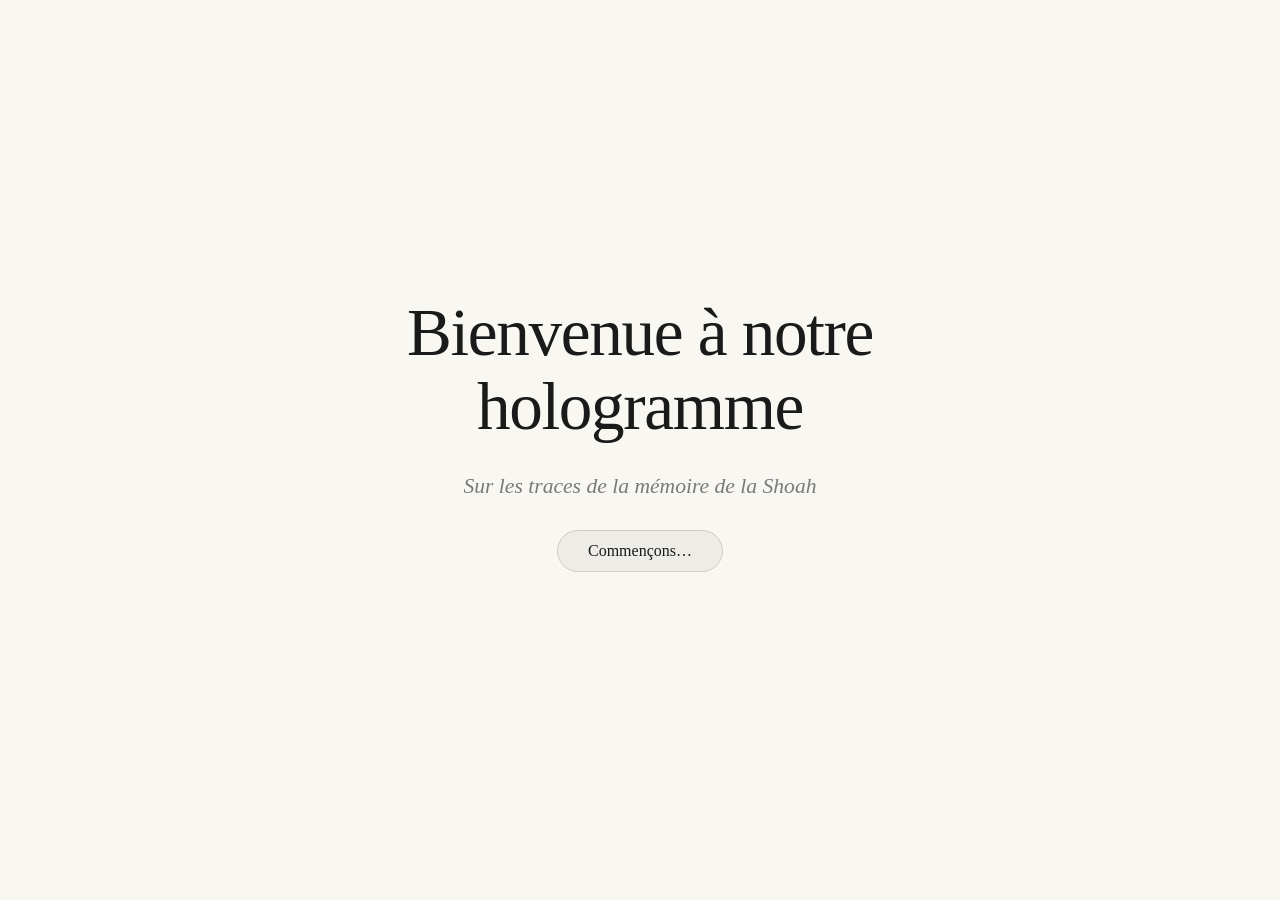
<file: index.html>
<!DOCTYPE html>
<html lang="en">
<head>
  <meta charset="UTF-8">
  <meta name="viewport" content="width=device-width, initial-scale=1.0">
  <title>Bienvenue — Hologramme</title>
  <link rel="stylesheet" href="style.css">
</head>
<body>
  
  
  <main class="page">
    <div class="centered">
      <h1>Bienvenue à notre hologramme</h1>
      <p class="subtitle">Sur les traces de la mémoire de la Shoah</p>
      <a href="witold.html" class="btn">Commençons…</a>
    </div>
  </main>
</body>
</html>
</file>
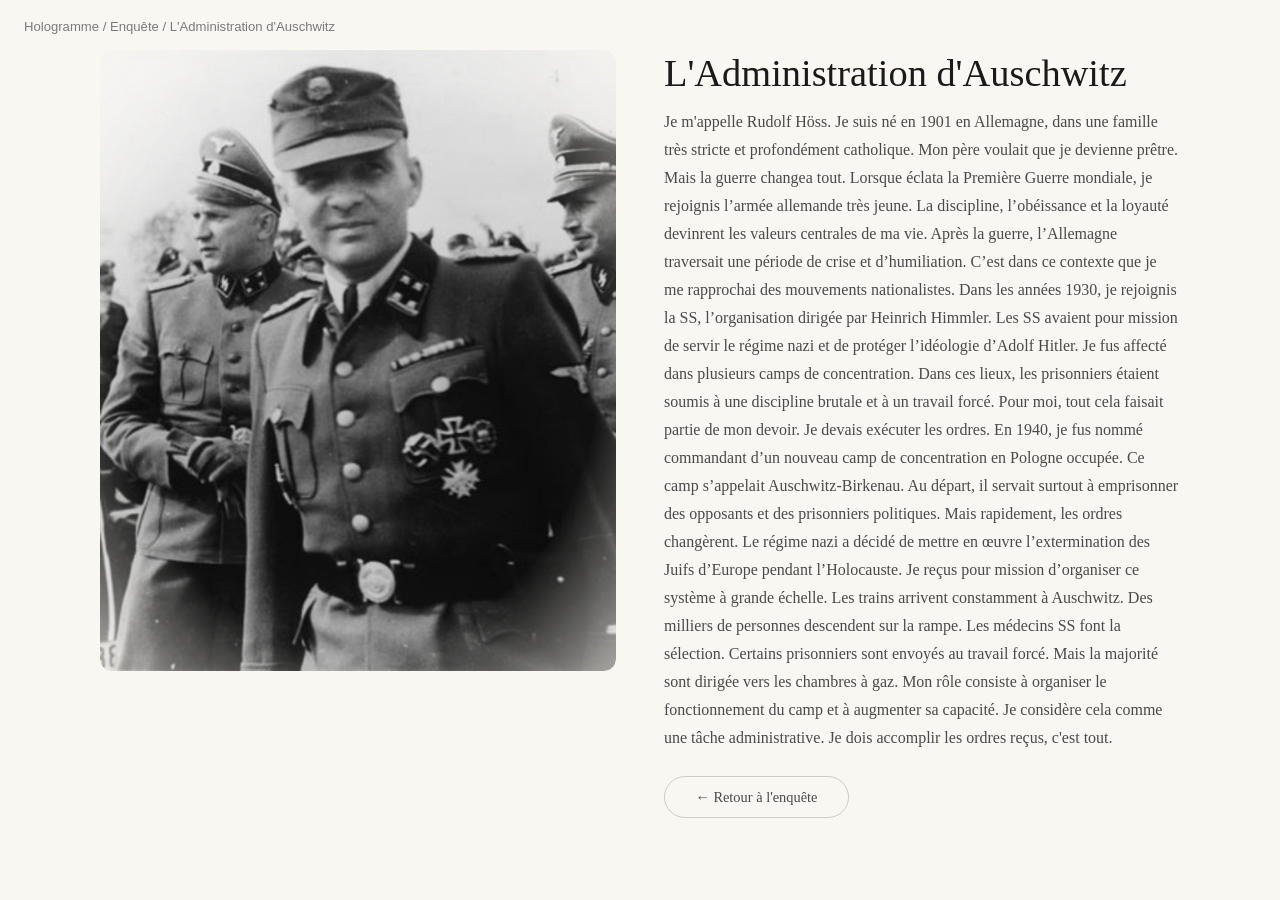
<file: administration.html>
<!DOCTYPE html>
<html lang="en">
<head>
  <meta charset="UTF-8">
  <meta name="viewport" content="width=device-width, initial-scale=1.0">
  <title>L'Administration d'Auschwitz — Hologramme</title>
  <link rel="stylesheet" href="style.css">
</head>
<body>
  <nav class="breadcrumb"><a href="index.html">Hologramme</a> / <a href="investigate.html">Enquête</a> / L'Administration d'Auschwitz</nav>
  
  <main class="page">
    <div class="two-col">
      <div>
        <img src="hoss.jpg" alt="Rudolf Höss" class="portrait">
      </div>
      <div>
        <h2>L'Administration d'Auschwitz</h2>
        <p>
          Je m'appelle Rudolf Höss.
          Je suis né en 1901 en Allemagne, dans une famille très stricte et profondément catholique.
          Mon père voulait que je devienne prêtre.
          Mais la guerre changea tout.
          Lorsque éclata la Première Guerre mondiale, je rejoignis l’armée allemande très jeune.
          La discipline, l’obéissance et la loyauté devinrent les valeurs centrales de ma vie.
          Après la guerre, l’Allemagne traversait une période de crise et d’humiliation.
          C’est dans ce contexte que je me rapprochai des mouvements nationalistes.
          
          Dans les années 1930, je rejoignis la SS, l’organisation dirigée par Heinrich Himmler.
          Les SS avaient pour mission de servir le régime nazi et de protéger l’idéologie d’Adolf Hitler.
          Je fus affecté dans plusieurs camps de concentration.
          Dans ces lieux, les prisonniers étaient soumis à une discipline brutale et à un travail forcé.
          Pour moi, tout cela faisait partie de mon devoir.
          Je devais exécuter les ordres.
          
          En 1940, je fus nommé commandant d’un nouveau camp de concentration en Pologne occupée.
          Ce camp s’appelait Auschwitz-Birkenau.
          Au départ, il servait surtout à emprisonner des opposants et des prisonniers politiques.
          Mais rapidement, les ordres changèrent.
          Le régime nazi a décidé de mettre en œuvre l’extermination des Juifs d’Europe pendant l’Holocauste.
          Je reçus pour mission d’organiser ce système à grande échelle.
          
          Les trains arrivent constamment à Auschwitz.
          Des milliers de personnes descendent sur la rampe.
          Les médecins SS font la sélection.
          Certains prisonniers sont envoyés au travail forcé.
          Mais la majorité sont dirigée vers les chambres à gaz.
          Mon rôle consiste à organiser le fonctionnement du camp et à augmenter sa capacité.
          Je considère cela comme une tâche administrative.
          Je dois accomplir les ordres reçus, c'est tout.
          </p>
        <a href="investigate.html" class="btn btn-back" style="margin-top:1.5rem">← Retour à l'enquête</a>
      </div>
    </div>
  </main>
</body>
</html>
</file>
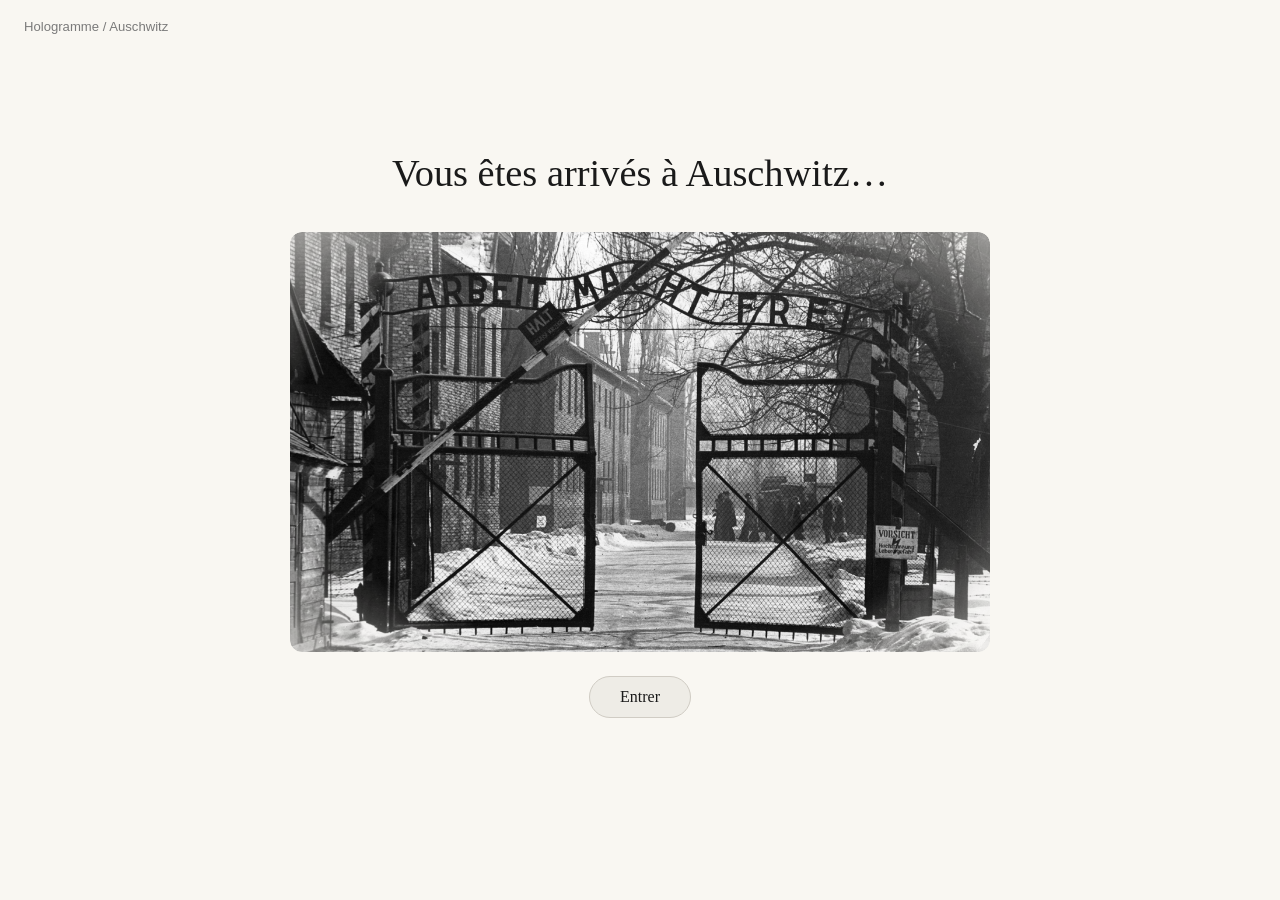
<file: auschwitz.html>
<!DOCTYPE html>
<html lang="en">

<head>
  <meta charset="UTF-8">
  <meta name="viewport" content="width=device-width, initial-scale=1.0">
  <title>Auschwitz — Hologramme</title>
  <link rel="stylesheet" href="style.css">
</head>

<body>
  <nav class="breadcrumb"><a href="index.html">Hologramme</a> / Auschwitz</nav>

  <main class="page">
    <div class="centered">
      <h2>Vous êtes arrivés à Auschwitz…</h2>
      <img src="gates.png" alt="Auschwitz gates" class="gates">
      <a href="investigate.html" class="btn">Entrer</a>
    </div>
  </main>
</body>

</html>
</file>
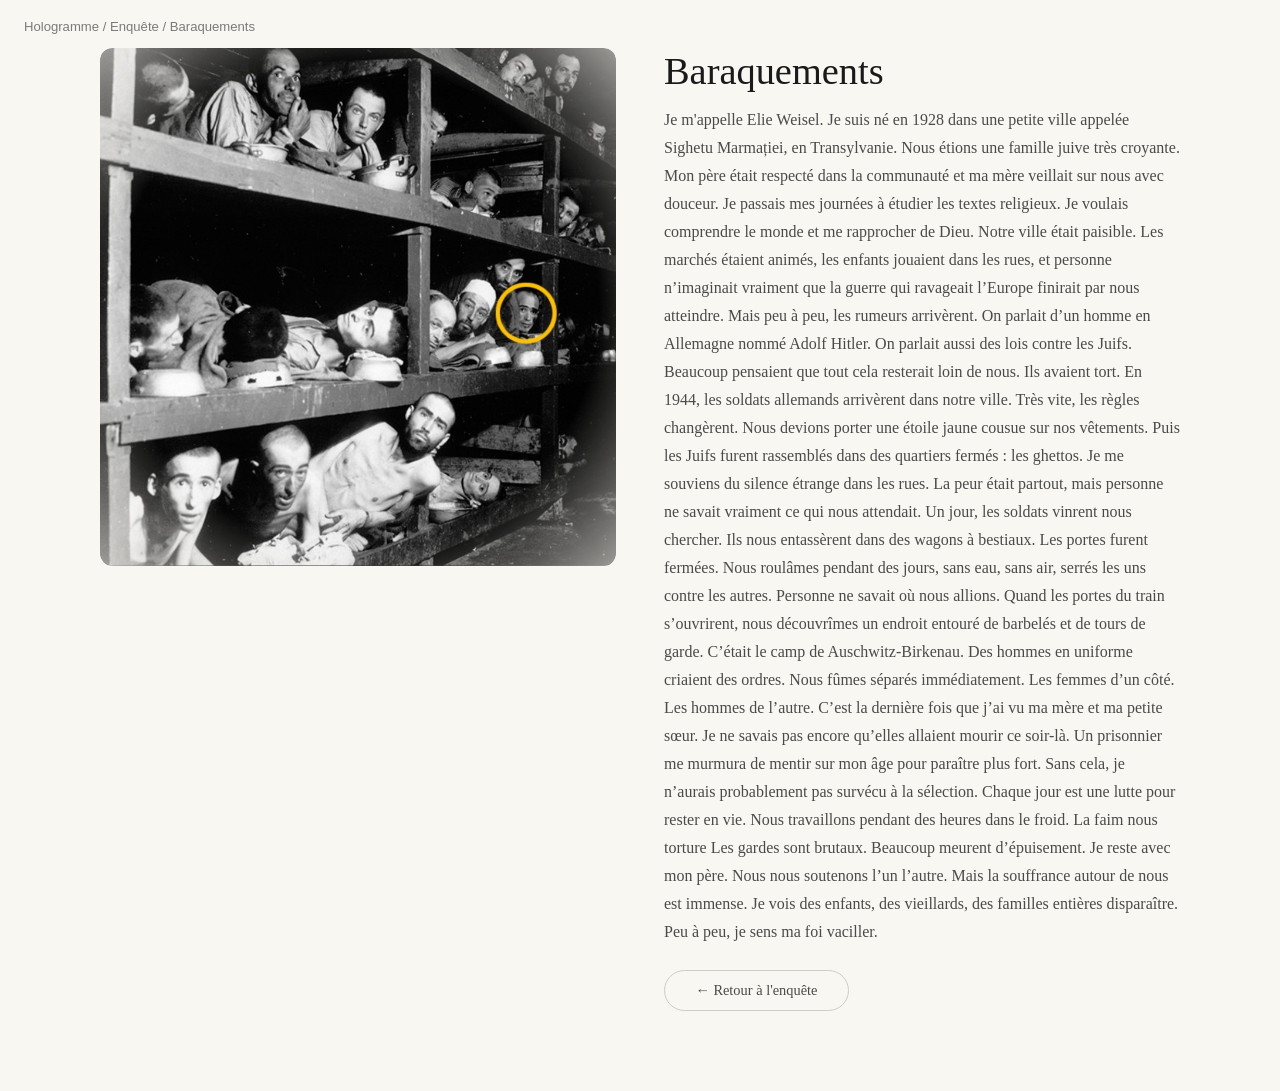
<file: baraquements.html>
<!DOCTYPE html>
<html lang="en">
<head>
  <meta charset="UTF-8">
  <meta name="viewport" content="width=device-width, initial-scale=1.0">
  <title>Baraquements — Hologramme</title>
  <link rel="stylesheet" href="style.css">
</head>
<body>
  <nav class="breadcrumb"><a href="index.html">Hologramme</a> / <a href="investigate.html">Enquête</a> / Baraquements</nav>
  
  <main class="page">
    <div class="two-col">
      <div>
        <img src="weisel.png" alt="Elie Wiesel" class="portrait">
      </div>
      <div>
        <h2>Baraquements</h2>
        <p >
Je m'appelle Elie Weisel. Je suis né en 1928 dans une petite ville appelée Sighetu Marmației, en Transylvanie.

Nous étions une famille juive très croyante. Mon père était respecté dans la communauté et ma mère veillait sur nous avec douceur.

Je passais mes journées à étudier les textes religieux.

Je voulais comprendre le monde et me rapprocher de Dieu.

Notre ville était paisible. Les marchés étaient animés, les enfants jouaient dans les rues, et personne n’imaginait vraiment que la guerre qui ravageait l’Europe finirait par nous atteindre.

Mais peu à peu, les rumeurs arrivèrent.

On parlait d’un homme en Allemagne nommé Adolf Hitler.

On parlait aussi des lois contre les Juifs.

Beaucoup pensaient que tout cela resterait loin de nous.

Ils avaient tort.



En 1944, les soldats allemands arrivèrent dans notre ville.

Très vite, les règles changèrent.

Nous devions porter une étoile jaune cousue sur nos vêtements.

Puis les Juifs furent rassemblés dans des quartiers fermés : les ghettos.

Je me souviens du silence étrange dans les rues.

La peur était partout, mais personne ne savait vraiment ce qui nous attendait.

Un jour, les soldats vinrent nous chercher.

Ils nous entassèrent dans des wagons à bestiaux.

Les portes furent fermées.

Nous roulâmes pendant des jours, sans eau, sans air, serrés les uns contre les autres.

Personne ne savait où nous allions.



Quand les portes du train s’ouvrirent, nous découvrîmes un endroit entouré de barbelés et de tours de garde.

C’était le camp de Auschwitz-Birkenau.

Des hommes en uniforme criaient des ordres.

Nous fûmes séparés immédiatement.

Les femmes d’un côté.

Les hommes de l’autre.

C’est la dernière fois que j’ai vu ma mère et ma petite sœur.

Je ne savais pas encore qu’elles allaient mourir ce soir-là.

Un prisonnier me murmura de mentir sur mon âge pour paraître plus fort.

Sans cela, je n’aurais probablement pas survécu à la sélection.



Chaque jour est une lutte pour rester en vie.

Nous travaillons pendant des heures dans le froid.

La faim nous torture

Les gardes sont brutaux. Beaucoup meurent d’épuisement.

Je reste avec mon père.

Nous nous soutenons l’un l’autre.

Mais la souffrance autour de nous est immense.

Je vois des enfants, des vieillards, des familles entières disparaître.

Peu à peu, je sens ma foi vaciller.</p>
        <a href="investigate.html" class="btn btn-back" style="margin-top:1.5rem">← Retour à l'enquête</a>
      </div>
    </div>
  </main>
</body>
</html>
</file>
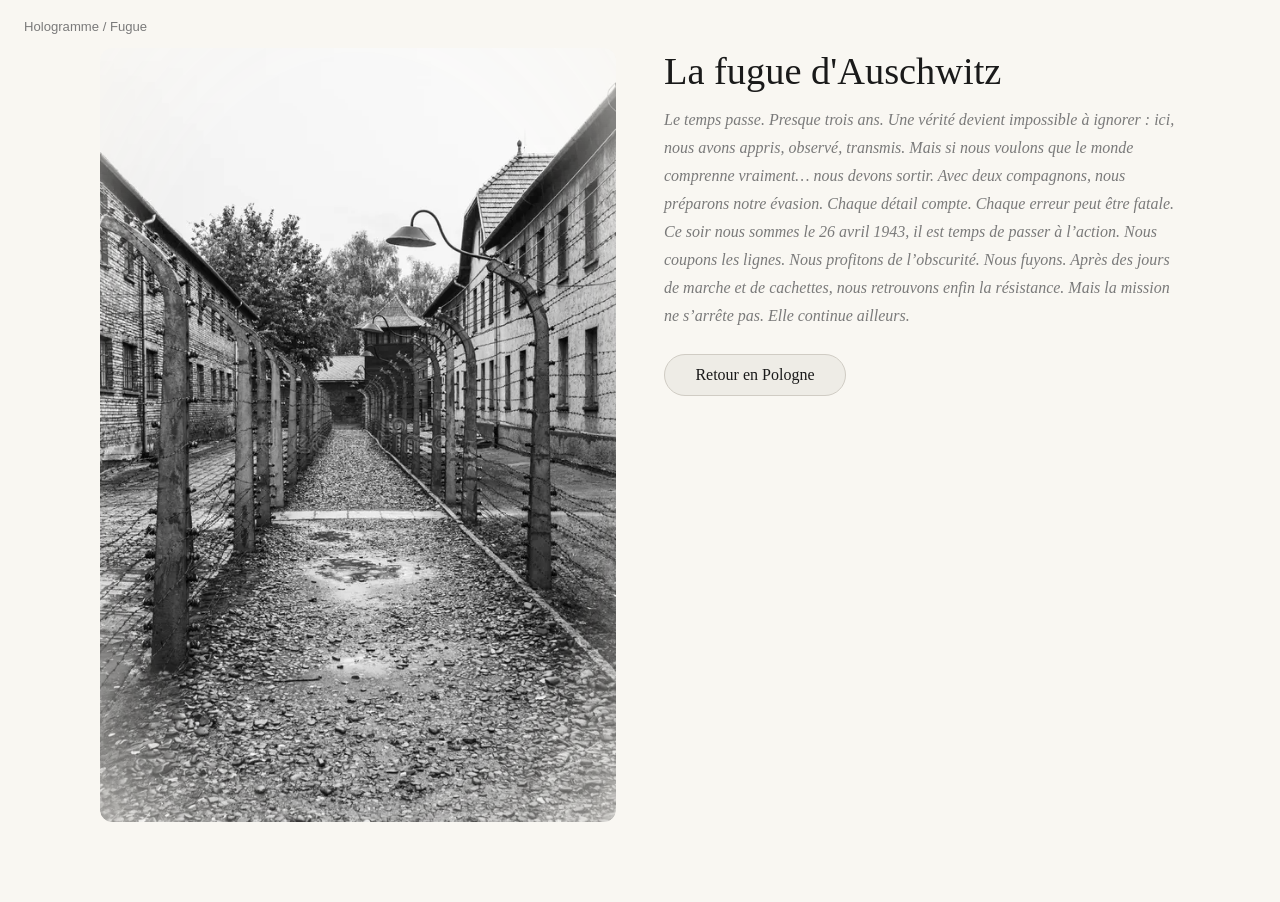
<file: fugue.html>
<!DOCTYPE html>
<html lang="en">
<head>
  <meta charset="UTF-8">
  <meta name="viewport" content="width=device-width, initial-scale=1.0">
  <title>La Fugue — Hologramme</title>
  <link rel="stylesheet" href="style.css">
</head>
<body>
  <nav class="breadcrumb"><a href="index.html">Hologramme</a> / Fugue</nav>
  
  <main class="page">
    <div class="two-col">
      <div>
        <img src="escape.webp" alt="La fugue d'Auschwitz" class="portrait">
      </div>
      <div>
        <h2>La fugue d'Auschwitz</h2>
        <p class="ghost">Le temps passe.

          Presque trois ans.
          
          Une vérité devient impossible à ignorer : ici, nous avons appris, observé, transmis.
          
          Mais si nous voulons que le monde comprenne vraiment… nous devons sortir.
          
          Avec deux compagnons, nous préparons notre évasion.
          
          Chaque détail compte. Chaque erreur peut être fatale.
          
          Ce soir nous sommes le 26 avril 1943, il est temps de passer à l’action.
          
          Nous coupons les lignes. Nous profitons de l’obscurité.
          
          Nous fuyons.
          
          Après des jours de marche et de cachettes, nous retrouvons enfin la résistance.
          
          Mais la mission ne s’arrête pas.
          
          Elle continue ailleurs.
          </p>
        <a href="rapport.html" class="btn" style="margin-top:1.5rem">Retour en Pologne</a>
      </div>
    </div>
  </main>
</body>
</html>
</file>
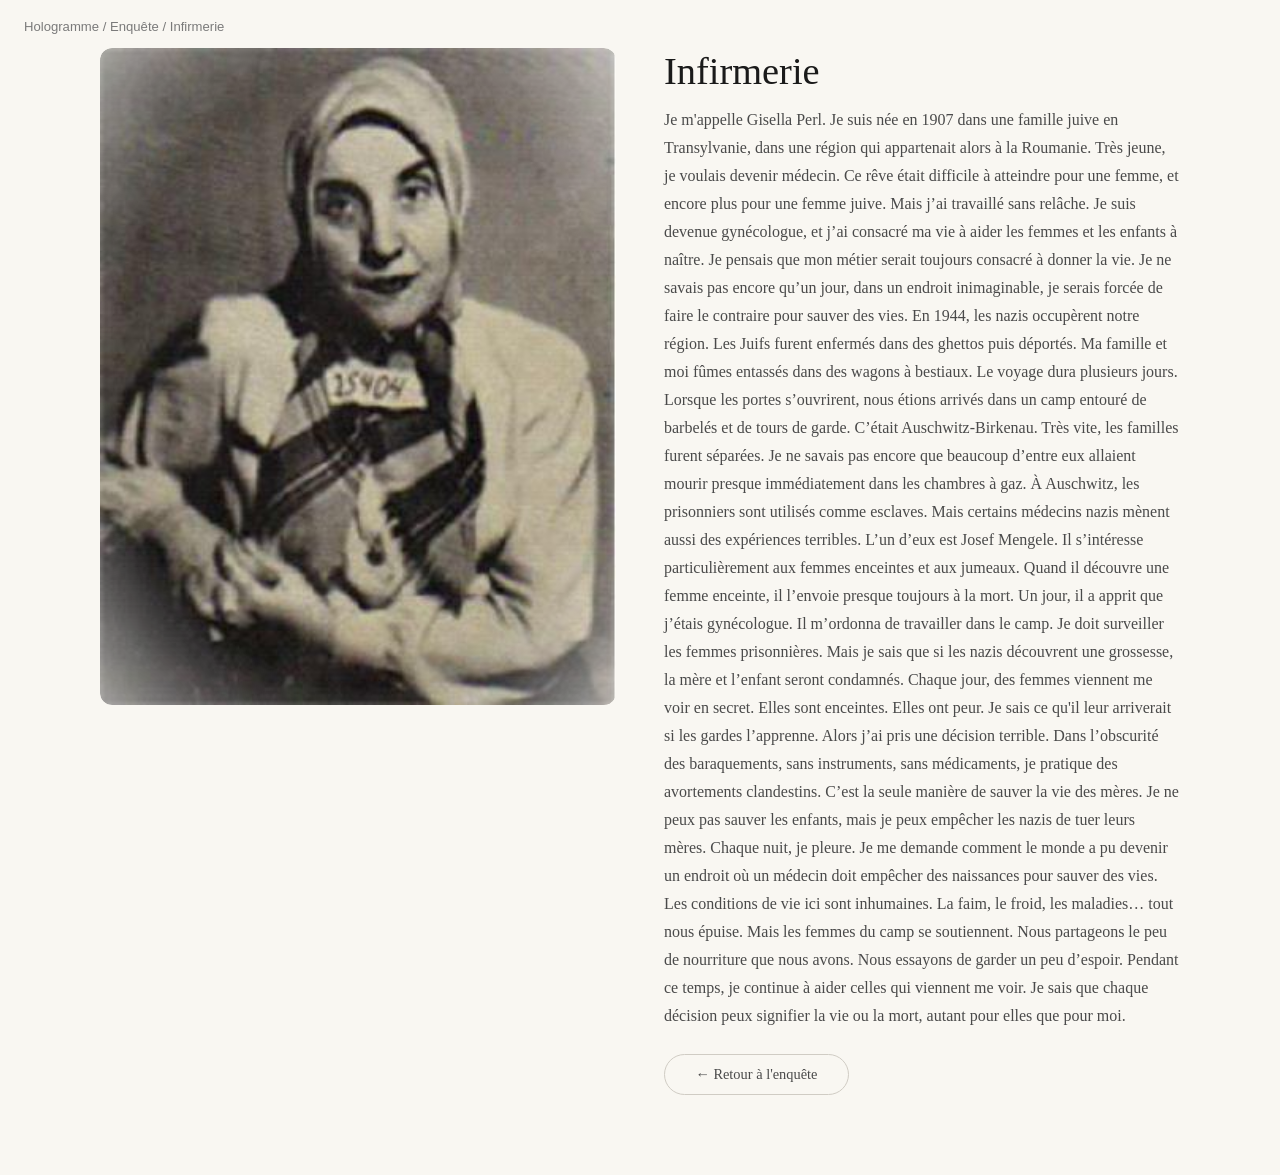
<file: infirmerie.html>
<!DOCTYPE html>
<html lang="en">
<head>
  <meta charset="UTF-8">
  <meta name="viewport" content="width=device-width, initial-scale=1.0">
  <title>Infirmerie — Hologramme</title>
  <link rel="stylesheet" href="style.css">
</head>
<body>
  <nav class="breadcrumb"><a href="index.html">Hologramme</a> / <a href="investigate.html">Enquête</a> / Infirmerie</nav>
  
  <main class="page">
    <div class="two-col">
      <div>
        <img src="perl.jpg" alt="Gisella Perl" class="portrait">
      </div>
      <div>
        <h2>Infirmerie</h2>
        <p >
          Je m'appelle Gisella Perl.
          Je suis née en 1907 dans une famille juive en Transylvanie, dans une région qui appartenait alors à la Roumanie.
          Très jeune, je voulais devenir médecin.
          Ce rêve était difficile à atteindre pour une femme, et encore plus pour une femme juive.
          Mais j’ai travaillé sans relâche.
          Je suis devenue gynécologue, et j’ai consacré ma vie à aider les femmes et les enfants à naître.
          Je pensais que mon métier serait toujours consacré à donner la vie.
          Je ne savais pas encore qu’un jour, dans un endroit inimaginable, je serais forcée de faire le contraire pour sauver des vies.
          
          En 1944, les nazis occupèrent notre région.
          Les Juifs furent enfermés dans des ghettos puis déportés.
          Ma famille et moi fûmes entassés dans des wagons à bestiaux.
          Le voyage dura plusieurs jours.
          Lorsque les portes s’ouvrirent, nous étions arrivés dans un camp entouré de barbelés et de tours de garde.
          C’était Auschwitz-Birkenau.
          Très vite, les familles furent séparées.
          Je ne savais pas encore que beaucoup d’entre eux allaient mourir presque immédiatement dans les chambres à gaz.
          
          À Auschwitz, les prisonniers sont utilisés comme esclaves.
          Mais certains médecins nazis mènent aussi des expériences terribles.
          L’un d’eux est Josef Mengele.
          Il s’intéresse particulièrement aux femmes enceintes et aux jumeaux.
          Quand il découvre une femme enceinte, il l’envoie presque toujours à la mort.
          Un jour, il a apprit que j’étais gynécologue.
          Il m’ordonna de travailler dans le camp.
          Je doit surveiller les femmes prisonnières.
          Mais je sais que si les nazis découvrent une grossesse, la mère et l’enfant seront condamnés.
          
          Chaque jour, des femmes viennent me voir en secret.
          Elles sont enceintes.
          Elles ont peur.
          Je sais ce qu'il leur arriverait si les gardes l’apprenne.
          Alors j’ai pris une décision terrible.
          Dans l’obscurité des baraquements, sans instruments, sans médicaments, je pratique des avortements clandestins.
          C’est la seule manière de sauver la vie des mères.
          Je ne peux pas sauver les enfants, mais je peux empêcher les nazis de tuer leurs mères.
          Chaque nuit, je pleure.
          Je me demande comment le monde a pu devenir un endroit où un médecin doit empêcher des naissances pour sauver des vies.
          
          Les conditions de vie ici sont inhumaines.
          La faim, le froid, les maladies… tout nous épuise.
          Mais les femmes du camp se soutiennent.
          Nous partageons le peu de nourriture que nous avons.
          Nous essayons de garder un peu d’espoir.
          Pendant ce temps, je continue à aider celles qui viennent me voir.
          Je sais que chaque décision peux signifier la vie ou la mort, autant pour elles que pour moi.
          </p>
        <a href="investigate.html" class="btn btn-back" style="margin-top:1.5rem">← Retour à l'enquête</a>
      </div>
    </div>
  </main>
</body>
</html>
</file>
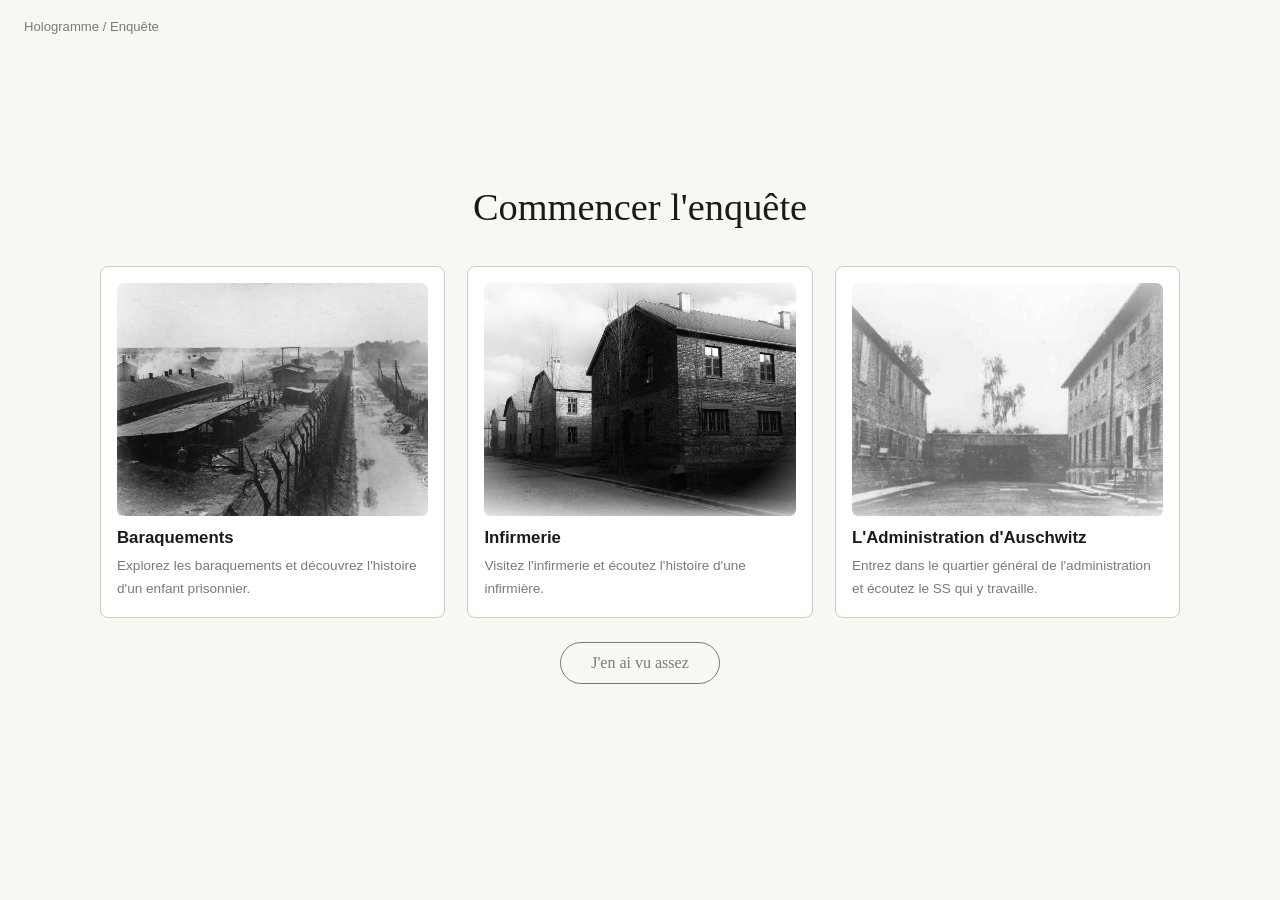
<file: investigate.html>
<!DOCTYPE html>
<html lang="en">

<head>
  <meta charset="UTF-8">
  <meta name="viewport" content="width=device-width, initial-scale=1.0">
  <title>Commencer l'enquête — Hologramme</title>
  <link rel="stylesheet" href="style.css">
</head>

<body>
  <nav class="breadcrumb"><a href="index.html">Hologramme</a> / Enquête</nav>
  
  <main class="page">
    <h2>Commencer l'enquête</h2>
    <div class="content-wide">
      <div class="location-grid">
        <a href="baraquements.html" class="location-card">
          <img src="barracks.jpg" alt="Barracks" class="location-img">
          <h3>Baraquements</h3>
          <p>Explorez les baraquements et découvrez l'histoire d'un enfant prisonnier.</p>
        </a>
        <a href="infirmerie.html" class="location-card">
          <img src="infirmary.jpg" alt="Infirmary" class="location-img">
          <h3>Infirmerie</h3>
          <p>Visitez l'infirmerie et écoutez l'histoire d'une infirmière.</p>
        </a>
        <a href="administration.html" class="location-card">
          <img src="administration.jpg" alt="Camp Administration HQ" class="location-img">
          <h3>L'Administration d'Auschwitz</h3>
          <p>Entrez dans le quartier général de l'administration et écoutez le SS qui y travaille.</p>
        </a>
      </div>
    </div>
    <a href="fugue.html" class="btn btn-muted">J'en ai vu assez</a>
  </main>
</body>

</html>
</file>
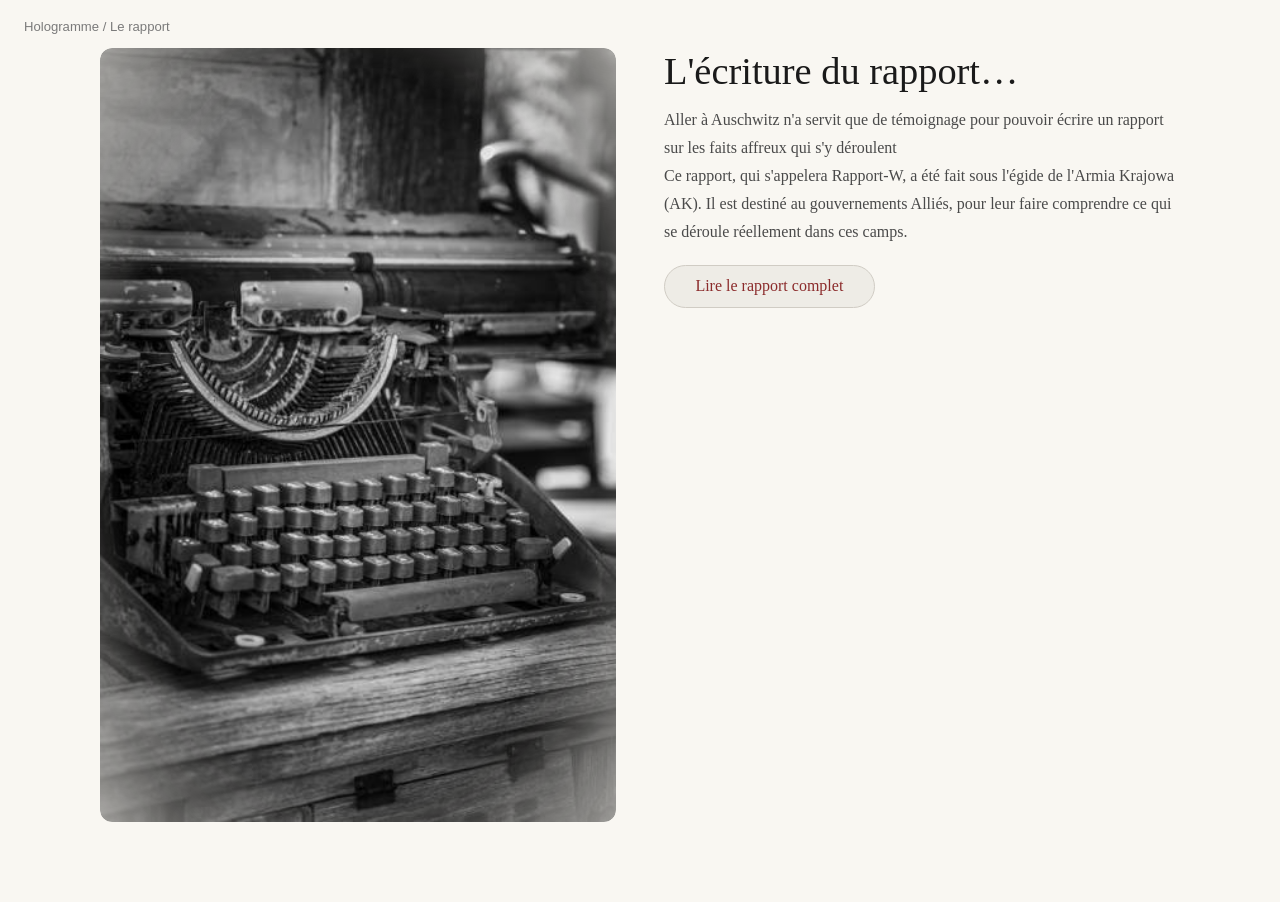
<file: rapport.html>
<!DOCTYPE html>
<html lang="en">
<head>
  <meta charset="UTF-8">
  <meta name="viewport" content="width=device-width, initial-scale=1.0">
  <title>Le rapport — Hologramme</title>
  <link rel="stylesheet" href="style.css">
</head>
<body>
  <nav class="breadcrumb"><a href="index.html">Hologramme</a> / Le rapport</nav>
  
  <main class="page">
    <div class="two-col">
      <div>
          <img src="typewriter.jpg" alt="Typewriter" class="portrait">
      </div>
      <div>
        <h2>L'écriture du rapport…</h2>
        <p>Aller à Auschwitz n'a servit que de témoignage pour pouvoir écrire un rapport sur les faits affreux qui s'y déroulent</p>
        <p>Ce rapport, qui s'appelera Rapport-W, a été fait sous l'égide de l'Armia Krajowa (AK). Il est destiné au gouvernements Alliés, pour leur faire comprendre ce qui se déroule réellement dans ces camps.</p>
        <a href="https://pamiec.pl/ftp/pamiecpl/pilecki/Presentation_Website/OtherDocuments/Report_W.pdf" class="btn" style="margin-top:1.2rem;color:var(--accent)">Lire le rapport complet</a>
      </div>
    </div>
  </main>
</body>
</html>
</file>
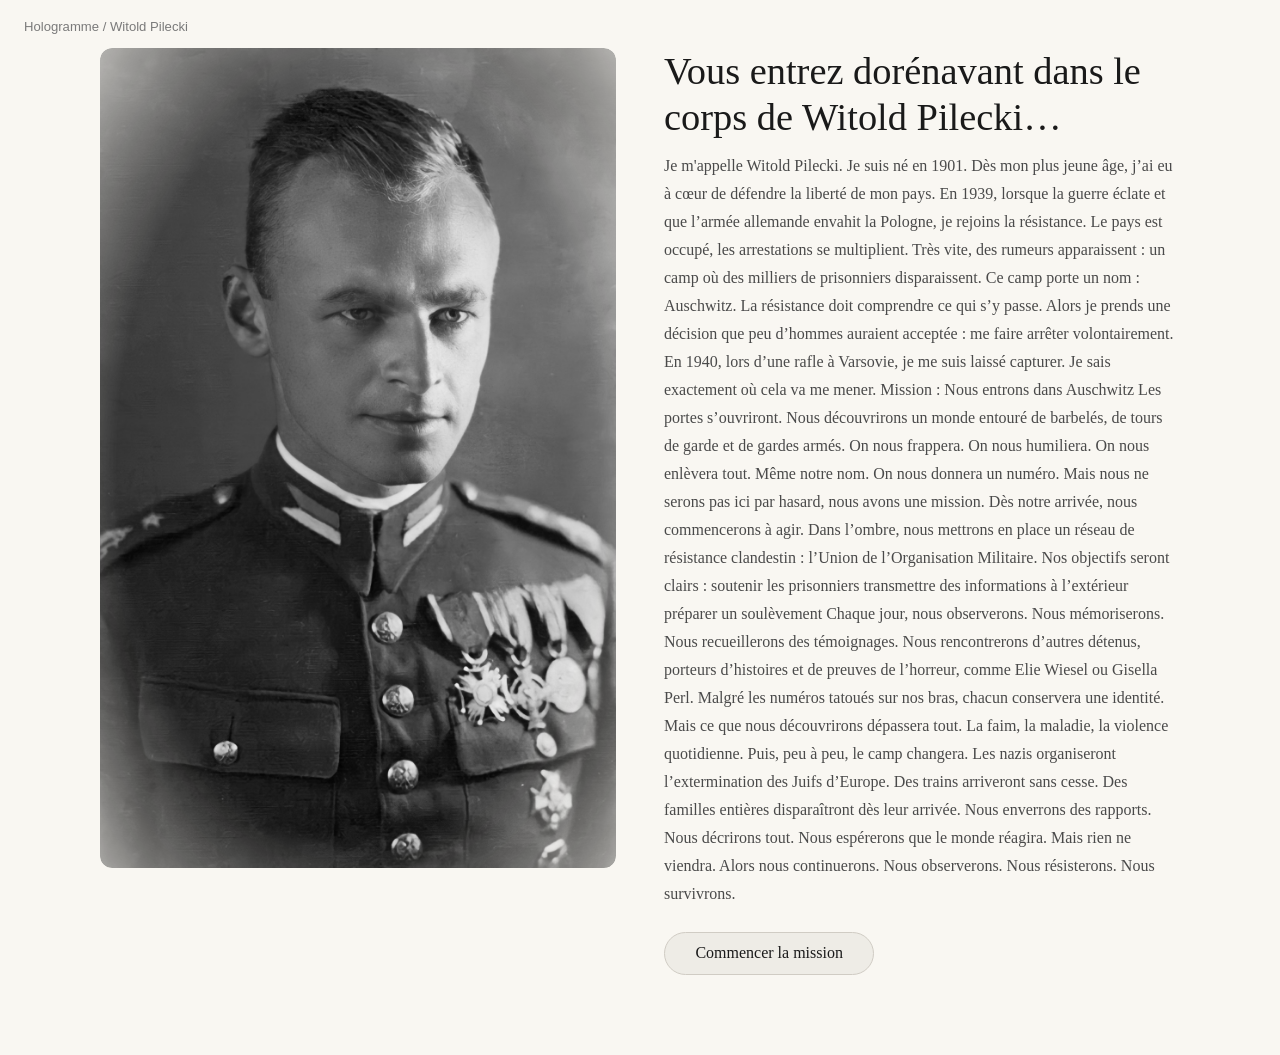
<file: witold.html>
<!DOCTYPE html>
<html lang="en">
<head>
  <meta charset="UTF-8">
  <meta name="viewport" content="width=device-width, initial-scale=1.0">
  <title>Witold Pilecki — Hologramme</title>
  <link rel="stylesheet" href="style.css">
</head>
<body>
  <nav class="breadcrumb"><a href="index.html">Hologramme</a> / Witold Pilecki</nav>
  
  <main class="page">
    <div class="two-col">
      <div>
        <img src="Witold_Pilecki.jpg" alt="Witold Pilecki" class="portrait">
      </div>
      <div>
        <h2>Vous entrez dorénavant dans le corps de Witold Pilecki…</h2>
        <p>Je m'appelle Witold Pilecki. Je suis né en 1901. Dès mon plus jeune âge, j’ai eu à cœur de défendre la liberté de mon pays.

        En 1939, lorsque la guerre éclate et que l’armée allemande envahit la Pologne, je rejoins la résistance. Le pays est occupé, les arrestations se multiplient. Très vite, des rumeurs apparaissent : un camp où des milliers de prisonniers disparaissent.
        
        Ce camp porte un nom : Auschwitz.
        
        La résistance doit comprendre ce qui s’y passe. Alors je prends une décision que peu d’hommes auraient acceptée : me faire arrêter volontairement.
        
        En 1940, lors d’une rafle à Varsovie, je me suis laissé capturer. Je sais exactement où cela va me mener.
        
        Mission : Nous entrons dans Auschwitz
        
        Les portes s’ouvriront.
        
        Nous découvrirons un monde entouré de barbelés, de tours de garde et de gardes armés.
        
        On nous frappera. On nous humiliera. On nous enlèvera tout.
        
        Même notre nom.
        
        On nous donnera un numéro.
        
        Mais nous ne serons pas ici par hasard, nous avons une mission.
        
        Dès notre arrivée, nous commencerons à agir. Dans l’ombre, nous mettrons en place un réseau de résistance clandestin : l’Union de l’Organisation Militaire.
        
        Nos objectifs seront clairs :
        
        soutenir les prisonniers
        transmettre des informations à l’extérieur
        préparer un soulèvement
        Chaque jour, nous observerons. Nous mémoriserons. Nous recueillerons des témoignages.
        
        Nous rencontrerons d’autres détenus, porteurs d’histoires et de preuves de l’horreur, comme Elie Wiesel ou Gisella Perl. Malgré les numéros tatoués sur nos bras, chacun conservera une identité.
        
        Mais ce que nous découvrirons dépassera tout.
        
        La faim, la maladie, la violence quotidienne.
        
        Puis, peu à peu, le camp changera.
        
        Les nazis organiseront l’extermination des Juifs d’Europe. Des trains arriveront sans cesse. Des familles entières disparaîtront dès leur arrivée.
        
        Nous enverrons des rapports. Nous décrirons tout.
        
        Nous espérerons que le monde réagira.
        
        Mais rien ne viendra.
        
        Alors nous continuerons.
        
        Nous observerons. Nous résisterons. Nous survivrons. </p>
        <a href="auschwitz.html" class="btn" style="margin-top:1.5rem">Commencer la mission</a>
      </div>
    </div>
  </main>
</body>
</html>
</file>
<file: style.css>
/* ============================================
   Hologram — Interactive Memories of the Holocaust
   style.css  (shared across all pages)
   ============================================ */

*, *::before, *::after { box-sizing: border-box; margin: 0; padding: 0; }

:root {
  --bg:     #f9f7f2;
  --dark:   #1a1a1a;
  --mid:    #4a4a4a;
  --light:  #7a7a7a;
  --border: #d0ccc4;
  --accent: #8b2b2b;
  --btn:    #eeece6;
  --btn-h:  #e0ddd5;
  --serif:  'Georgia', 'Times New Roman', serif;
  --sans:   'Helvetica Neue', Arial, sans-serif;
}

html { background: var(--bg); color: var(--dark); font-family: var(--serif); }
body { min-height: 100vh; display: flex; flex-direction: column; }

.page {
  flex: 1;
  display: flex;
  flex-direction: column;
  align-items: center;
  justify-content: center;
  padding: 3rem 2rem 5rem;
  min-height: 100vh;
}

.centered {
  text-align: center;
  display: flex;
  flex-direction: column;
  align-items: center;
  gap: 1.5rem;
  max-width: 700px;
  width: 100%;
}

.two-col {
  display: grid;
  grid-template-columns: 1fr 1fr;
  gap: 3rem;
  align-items: start;
  max-width: 1080px;
  width: 100%;
}

.content-wide {
  max-width: 1080px;
  width: 100%;
}

h1 {
  font-size: clamp(2.4rem, 5.5vw, 4.2rem);
  font-weight: 400;
  letter-spacing: -0.02em;
  line-height: 1.1;
}

h2 {
  font-size: clamp(1.5rem, 3vw, 2.4rem);
  font-weight: 400;
  line-height: 1.2;
  margin-bottom: 0.75rem;
}

h3 {
  font-size: 1.05rem;
  font-weight: 600;
  margin: 0.75rem 0 0.35rem;
  font-family: var(--sans);
}

p {
  font-size: 1rem;
  line-height: 1.75;
  color: var(--mid);
}

.subtitle {
  font-size: clamp(1rem, 2.2vw, 1.35rem);
  color: var(--light);
  font-style: italic;
}

.ghost {
  color: var(--light);
  font-style: italic;
  font-size: 1rem;
  line-height: 1.75;
}

.btn {
  display: inline-block;
  padding: 0.7rem 1.9rem;
  background: var(--btn);
  color: var(--dark);
  border: 1.5px solid var(--border);
  border-radius: 9999px;
  font-family: var(--serif);
  font-size: 1rem;
  text-decoration: none;
  transition: background 0.15s;
}
.btn:hover { background: var(--btn-h); }

.btn-muted {
  background: transparent;
  border-color: var(--light);
  color: var(--light);
}
.btn-muted:hover { background: #f0ede6; }

.btn-back {
  background: transparent;
  border-color: var(--border);
  color: var(--mid);
  font-size: 0.9rem;
}
.btn-back:hover { background: #f0ede6; }

.photo-ph {
  display: flex;
  flex-direction: column;
  align-items: center;
  justify-content: center;
  gap: 0.35rem;
  background: #eae7e0;
  border: 1.5px dashed var(--border);
  border-radius: 6px;
  width: 100%;
  aspect-ratio: 3 / 4;
  color: var(--light);
  font-size: 0.82rem;
  font-family: var(--sans);
  text-align: center;
  padding: 1rem;
}
.photo-ph.wide { aspect-ratio: 16 / 7; max-height: 300px; }

.gates {
  width: 100%;
  display: block;
  border-radius: 12px;
  -webkit-mask-image: radial-gradient(ellipse 90% 90% at 50% 50%, black 55%, transparent 100%);
  mask-image: radial-gradient(ellipse 90% 90% at 50% 50%, black 55%, transparent 100%);
}

.portrait {
  width: 100%;
  display: block;
  border-radius: 12px;
  -webkit-mask-image: radial-gradient(ellipse 85% 85% at 50% 50%, black 55%, transparent 100%);
  mask-image: radial-gradient(ellipse 85% 85% at 50% 50%, black 55%, transparent 100%);
}
.photo-ph.sq   { aspect-ratio: 4 / 3; }
.photo-ph strong { color: var(--mid); font-weight: 600; }
.photo-ph em     { font-size: 0.73rem; }

.location-img {
  width: 100%;
  aspect-ratio: 4 / 3;
  object-fit: cover;
  display: block;
  border-radius: 6px;
  -webkit-mask-image: radial-gradient(ellipse 90% 90% at 50% 50%, black 55%, transparent 100%);
  mask-image: radial-gradient(ellipse 90% 90% at 50% 50%, black 55%, transparent 100%);
}

.location-grid {
  display: grid;
  grid-template-columns: repeat(3, 1fr);
  gap: 1.4rem;
  margin: 1.5rem 0;
}

.location-card {
  border: 1.5px solid var(--border);
  border-radius: 8px;
  padding: 1rem;
  background: #fff;
  text-decoration: none;
  color: var(--dark);
  display: block;
  transition: box-shadow 0.15s, transform 0.15s;
}
.location-card:hover {
  box-shadow: 0 6px 20px rgba(0,0,0,0.08);
  transform: translateY(-3px);
}
.location-card p { font-size: 0.85rem; color: var(--light); font-family: var(--sans); }

.source-links { list-style: none; margin: 0.75rem 0 1rem; }
.source-links li { padding: 0.28rem 0; font-family: var(--sans); font-size: 0.95rem; color: var(--mid); }
.source-links li::before { content: "\2014  "; color: var(--light); }
.source-links a { color: var(--accent); }

.breadcrumb {
  position: fixed;
  top: 1.2rem;
  left: 1.5rem;
  font-family: var(--sans);
  font-size: 0.82rem;
  color: var(--light);
}
.breadcrumb a { color: var(--light); text-decoration: none; }
.breadcrumb a:hover { text-decoration: underline; }

@media (max-width: 720px) {
  .two-col { grid-template-columns: 1fr; }
  .location-grid { grid-template-columns: 1fr; }
  .photo-ph.wide { aspect-ratio: 4 / 3; }
  .page { padding: 2rem 1rem 4rem; }
}
</file>
